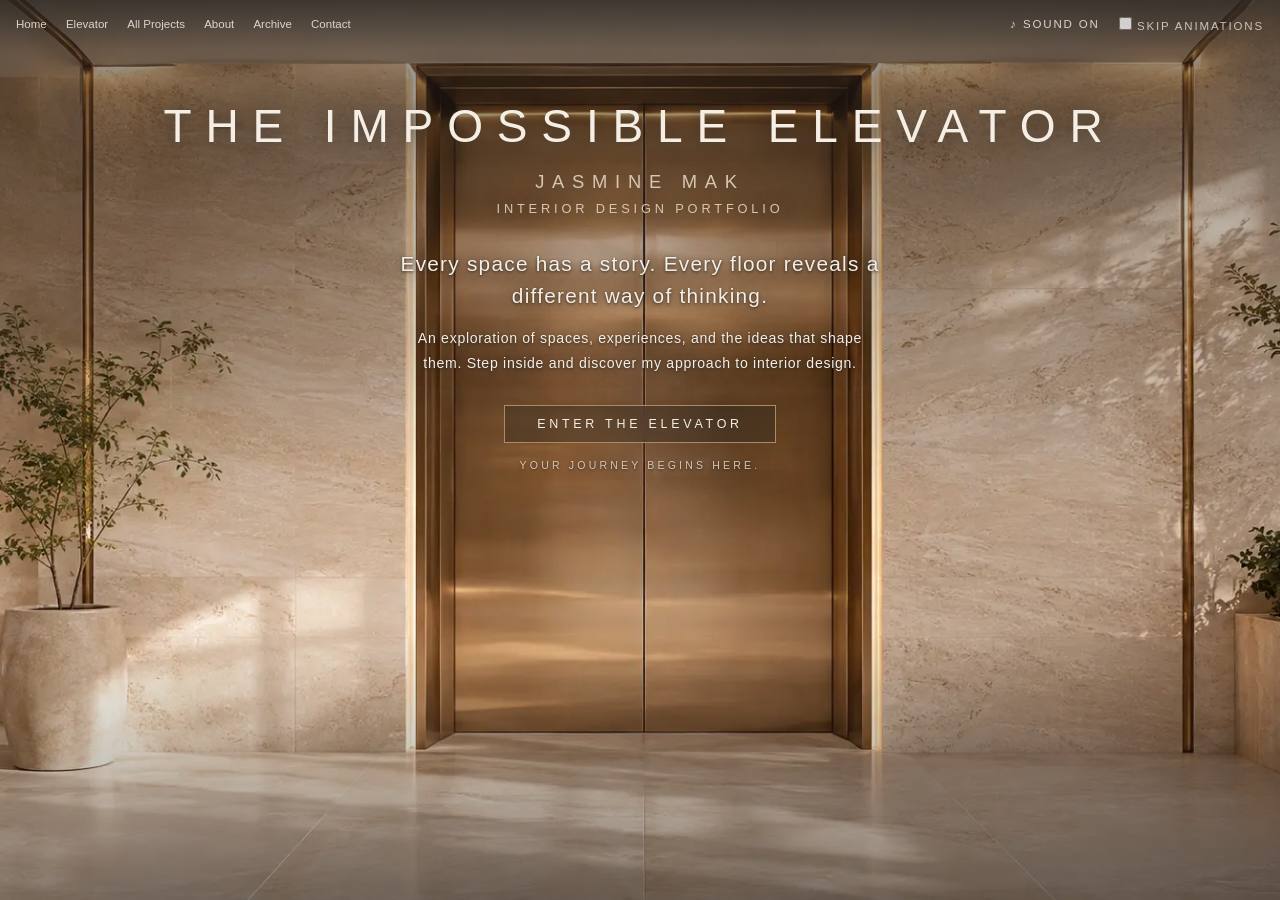
<file: index.html>
<!DOCTYPE html>
<html lang="en">
<head>
<meta charset="utf-8">
<meta name="viewport" content="width=device-width, initial-scale=1">
<title>The Impossible Elevator | Jasmine Mak, Interior Design Portfolio</title>
<meta name="description" content="Interactive interior design portfolio of Jasmine Mak, Georgian College, graduating 2027.">
<link rel="stylesheet" href="css/style.css">
</head>
<body data-view="home">
<header class="nav">
  <nav aria-label="Main">
    <button data-nav="home">Home</button>
    <button data-nav="elevator">Elevator</button>
    <button data-nav="projects">All Projects</button>
    <button data-nav="about">About</button>
    <button data-nav="archive">Archive</button>
    <button data-nav="contact">Contact</button>
    <button id="musicBtn" class="music" aria-pressed="false">♪ Sound on</button>
    <label class="skip"><input type="checkbox" id="skipAnim"> Skip animations</label>
  </nav>
</header>

<main>
  <!-- ARRIVE -->
  <section id="home" class="scene on" aria-label="Arrival">
    <div class="stage"><img src="assets/images/homepage-lobby.webp" alt="Luxury lobby with a bronze elevator" data-ph></div>
    <div class="hero">
      <h1 style="--i:0">THE IMPOSSIBLE ELEVATOR</h1>
      <p class="name" style="--i:1">JASMINE MAK</p>
      <p class="role" style="--i:2">Interior Design Portfolio</p>
      <p class="intro" style="--i:3">Every space has a story. Every floor reveals a different way of thinking.</p>
      <p class="support" style="--i:4">An exploration of spaces, experiences, and the ideas that shape them. Step inside and discover my approach to interior design.</p>
      <button id="enter" class="btn" style="--i:5">ENTER THE ELEVATOR</button>
      <p class="begin" style="--i:6">Your journey begins here.</p>
    </div>
  </section>

  <!-- CHOOSE -->
  <section id="elevator" class="scene" aria-label="Elevator">
    <div class="stage" id="cab">
      <img class="base" src="assets/images/elevator-interior.webp" alt="Inside the elevator, doors closed" data-ph>
      <div class="opening"></div>
      <div class="door l"></div><div class="door r"></div>
      <div class="spill" aria-hidden="true"></div>
    </div>
    <div class="indicator" aria-live="polite"><span id="floorNum">L</span><small id="floorName">Lobby</small></div>
    <div class="panel" role="group" aria-label="Floor selection"></div>
    <p class="hint">Choose a floor</p>
  </section>

  <!-- REVEAL + STEP INSIDE -->
  <section id="gallery" class="scene" aria-label="Gallery">
    <div class="stage" id="galStage"></div>
    <div id="floorTag" class="floorTag"></div>
    <button id="back" class="btn back">↩ Return to Elevator</button>
    <div id="about" class="about" hidden></div>
    <div id="archive" class="archive" hidden></div>
  </section>
</main>

<!-- Project presentation -->
<div id="pres" class="overlay" role="dialog" aria-modal="true" aria-labelledby="pTitle" hidden>
  <button class="btn close" data-close>← Return to Gallery</button>
  <article class="pbody">
    <p class="cat" id="pCat"></p><h2 id="pTitle"></h2>
    <figure class="viewer">
      <button class="arrow prev" aria-label="Previous image">‹</button>
      <img id="pImg" alt="" tabindex="0" title="Click to enlarge">
      <button class="arrow next" aria-label="Next image">›</button>
      <figcaption><span id="pCap"></span> <span id="pCount"></span></figcaption>
    </figure>
    <div id="pThumbs" class="thumbs"></div>
    <div id="pText" class="text"></div>
  </article>
</div>

<!-- Presentation case study (Floor 2) -->
<div id="cs" class="overlay cs" role="dialog" aria-modal="true" aria-label="Project presentation" hidden></div>

<!-- Generic sheet (All Projects / Contact) -->
<div id="sheet" class="overlay" role="dialog" aria-modal="true" hidden>
  <button class="btn close" data-close>✕ Close</button>
  <div class="pbody" id="sheetBody"></div>
</div>

<!-- Design Archive viewer: enlarge, zoom, compare -->
<div id="av" class="overlay av" role="dialog" aria-modal="true" aria-labelledby="avTitle" hidden>
  <button class="btn close" data-close>← Back to the Archive</button>
  <div class="av-grid">
    <div class="av-main">
      <div id="avTools" class="av-tools"></div>
      <div id="avView" class="av-view">
        <img id="avImg" alt="">
        <div id="avSide" class="av-side" hidden></div>
      </div>
      <button class="av-arrow prev" aria-label="Previous image">‹</button>
      <button class="av-arrow next" aria-label="Next image">›</button>
      <p id="avCap" class="av-cap"></p>
      <div id="avThumbs" class="av-thumbs"></div>
    </div>
    <aside id="avInfo" class="av-info"></aside>
  </div>
</div>

<!-- Lightbox -->
<div id="lb" class="overlay lb" role="dialog" aria-label="Enlarged image" hidden><img alt=""><button class="btn close" data-close>✕ Close</button></div>

<script src="data/projects.js"></script>
<script src="data/archive.js"></script>
<script src="data/case-lwb.js"></script>
<script src="js/script.js"></script>
<script src="js/archive.js"></script>
<script src="js/case.js"></script>
</body>
</html>
</file>
<file: css/style.css>
/* ===== The Impossible Elevator: styles =====
   Palette: ivory #F4EEE5, limestone #D7C6B2, bronze #AC8A66, taupe #695A4C, charcoal #292521 */
:root{
  --ivory:#F4EEE5;--lime:#D7C6B2;--bronze:#AC8A66;--taupe:#695A4C;--char:#292521;
  --font:"Century Gothic","URW Gothic","Avant Garde","Questrial",Futura,"Trebuchet MS",sans-serif;
  --dur:1s;
  /* Button positions on elevator-panel.webp (top to bottom). Adjust if alignment is off. */
  --b-x:49.7%;--b-d:13.8%;--y7:17.3%;--y6:29.2%;--y5:40.6%;--y4:52.4%;--y3:64.1%;--y2:75.8%;--y1:87.4%;
}
body.fast{--dur:.01s}
*{box-sizing:border-box;margin:0}
html,body{height:100%;background:var(--char);color:var(--ivory);font-family:var(--font);overflow:hidden}
button{font:inherit;color:inherit;cursor:pointer;background:none;border:0}
:focus-visible{outline:2px solid var(--ivory);outline-offset:3px}
.nav{position:fixed;top:0;left:0;right:0;z-index:50;padding:.8rem 1rem;background:linear-gradient(rgba(41,37,33,.65),transparent)}
.nav nav{display:flex;flex-wrap:wrap;gap:.2rem 1.2rem;align-items:center;font-size:.72rem;letter-spacing:.16em;text-transform:uppercase}
.nav button{padding:.35rem 0;opacity:.85;border-bottom:1px solid transparent}
.nav button:hover{opacity:1;border-color:var(--bronze)}
.skip{opacity:.75;cursor:pointer}.music{opacity:.85;letter-spacing:.16em;text-transform:uppercase;margin-left:auto}.music:hover{opacity:1}.nav .skip{margin-left:0}
.scene{position:fixed;inset:0;opacity:0;visibility:hidden;transition:opacity var(--dur) ease,visibility var(--dur)}
.scene.on{opacity:1;visibility:visible}
/* Stage = 16:9 box that covers the screen, centred, so image proportions are never distorted */
.stage{position:absolute;left:50%;top:50%;width:max(100vw,177.78vh);height:max(56.25vw,100vh);transform:translate(-50%,-50%);transition:transform var(--dur) ease-in-out,filter var(--dur)}
.stage>img,.stage .bg{position:absolute;inset:0;width:100%;height:100%;object-fit:cover}
@media (max-aspect-ratio:1/1){.stage{width:100vw;height:56.25vw}.scene{background:var(--char)}}
img.missing{background:var(--taupe);color:var(--ivory);display:grid;place-items:center;font-size:0}
.ph{position:absolute;inset:0;display:grid;place-items:center;background:var(--taupe);letter-spacing:.2em;font-size:.8rem;text-transform:uppercase}
/* Home: warm ivory / champagne-bronze type, slow staggered reveal (delay = --i) */
.hero{position:absolute;inset:0;display:flex;flex-direction:column;align-items:center;justify-content:flex-start;padding:11vh 1.2rem 0;text-align:center;text-shadow:0 1px 18px rgba(41,37,33,.7);transition:opacity .7s}
.hero::before{content:"";position:absolute;inset:0;z-index:0;pointer-events:none;background:linear-gradient(rgba(41,37,33,.55),rgba(41,37,33,0) 55%),linear-gradient(0deg,rgba(41,37,33,.5),transparent 30%)}
.hero>*{position:relative;opacity:0;animation:rise 1.6s cubic-bezier(.2,.7,.2,1) calc(.35s + var(--i,0) * .32s) both}
.hero h1{font-weight:400;font-size:clamp(1.3rem,3.6vw,3rem);letter-spacing:.3em}
.hero p{margin-top:.9rem}
.hero .name{letter-spacing:.42em;font-size:clamp(.85rem,1.5vw,1.15rem);color:var(--lime);margin-top:1.1rem}
.hero .role{letter-spacing:.3em;text-transform:uppercase;font-size:clamp(.68rem,1vw,.82rem);color:var(--bronze);margin-top:.5rem}
.hero .intro{max-width:34rem;font-size:clamp(.95rem,1.7vw,1.3rem);letter-spacing:.06em;line-height:1.55;margin-top:2rem;color:var(--ivory)}
.hero .support{max-width:30rem;font-size:clamp(.78rem,1.1vw,.92rem);letter-spacing:.05em;line-height:1.75;color:var(--lime)}
.hero .btn{margin-top:1.8rem;border-color:var(--bronze);color:var(--ivory)}
.hero .btn:hover,.hero .btn:focus-visible{background:rgba(172,138,102,.88);border-color:var(--bronze);color:var(--char);letter-spacing:.34em;box-shadow:0 0 26px rgba(172,138,102,.35)}
.hero .btn{transition:background .5s,color .5s,letter-spacing .5s,box-shadow .5s}
.hero .begin{font-size:.66rem;letter-spacing:.3em;text-transform:uppercase;color:var(--lime);margin-top:1rem}
.hero.out{opacity:0}
body.fast .hero>*{animation:none;opacity:1}
@keyframes rise{from{opacity:0;transform:translateY(14px)}to{opacity:1;transform:none}}
@media (max-width:700px){.hero{padding-top:12vh}.hero h1{letter-spacing:.2em}.hero .intro{margin-top:1.4rem}}
.btn{border:1px solid var(--ivory);padding:.7rem 2rem;letter-spacing:.3em;font-size:.78rem;background:rgba(41,37,33,.35);backdrop-filter:blur(4px);transition:background .3s,color .3s}
.btn:hover{background:var(--ivory);color:var(--char)}
/* Elevator doors: two clipped slices of the SAME image, so doors slide without warping.
   Door opening measured on elevator-interior.webp: x 33.1–66.9%, y 13.8–89.3%. */
.opening,.door{position:absolute;inset:0;background-size:cover;background-position:center}
.opening{clip-path:inset(13.8% 33.1% 10.7% 33.1%);opacity:0}
.door{background-image:url(../assets/images/elevator-interior.webp);transition:transform 1.3s cubic-bezier(.65,0,.35,1)}
.door.l{clip-path:inset(13.8% 50% 10.7% 33.1%)}
.door.r{clip-path:inset(13.8% 33.1% 10.7% 50%)}
#elevator.open .opening{opacity:1}
#elevator.open .door.l{transform:translateX(-17%)}
#elevator.open .door.r{transform:translateX(17%)}
#elevator.moving .stage{animation:hum 1.6s ease-in-out}
@keyframes hum{0%,100%{transform:translate(-50%,-50%)}30%{transform:translate(-50%,calc(-50% + 3px));filter:brightness(.92)}60%{transform:translate(-50%,calc(-50% - 2px))}}
#elevator.enter .stage{transform:translate(-50%,-50%) scale(2.4)}
#elevator.enter .indicator,#elevator.enter .panel,#elevator.enter .hint{opacity:0}
.indicator{position:absolute;top:8%;left:50%;transform:translateX(-50%);min-width:4.5rem;text-align:center;padding:.3rem .9rem;background:var(--char);border:1px solid var(--bronze);color:var(--bronze);font-size:1.5rem;letter-spacing:.2em;box-shadow:0 0 14px rgba(172,138,102,.35)}
.hint{position:absolute;bottom:1.2rem;left:0;right:0;text-align:center;font-size:.7rem;letter-spacing:.3em;text-transform:uppercase;opacity:.8}
/* Floor panel: elevator-panel.webp (1024×1536) with HTML buttons positioned by CSS variables */
.panel{position:absolute;right:2.5vw;top:50%;transform:translateY(-50%);height:min(72vh,900px);aspect-ratio:2/3;background:url(../assets/images/elevator-panel.webp) center/cover;border-radius:3px;box-shadow:0 10px 40px rgba(0,0,0,.45);transition:opacity .6s}
.fb{position:absolute;left:var(--b-x);width:var(--b-d);aspect-ratio:1;transform:translate(-50%,-50%);border-radius:50%;display:grid;place-items:center;font-size:clamp(.8rem,1.5vh,1.1rem);color:#4a3a2b;font-weight:700;transition:box-shadow .3s,background .3s,transform .12s}
.fb:hover,.fb:focus-visible{background:radial-gradient(circle,rgba(255,226,170,.55),transparent 70%);box-shadow:0 0 22px 6px rgba(255,214,150,.55)}
.fb:active{transform:translate(-50%,-50%) scale(.93)}
.fb.lit{background:radial-gradient(circle,rgba(255,236,190,.9),rgba(255,200,120,.35) 70%);box-shadow:0 0 28px 10px rgba(255,214,150,.8)}
.fb .tip{position:absolute;right:115%;white-space:nowrap;background:var(--char);color:var(--ivory);padding:.35rem .7rem;font-size:.7rem;font-weight:400;letter-spacing:.14em;text-transform:uppercase;opacity:0;pointer-events:none;transition:opacity .25s}
.fb:hover .tip,.fb:focus-visible .tip{opacity:1}
/* Gallery */
.hs{position:absolute;border:1px solid rgba(244,238,229,.45);border-radius:4px;transition:background .35s,border-color .35s}
.hs:hover,.hs:focus-visible{background:rgba(244,238,229,.16);border-color:var(--ivory)}
/* Always-visible project plaque, centred on each display */
.plaque{position:absolute;left:50%;top:50%;transform:translate(-50%,-50%);width:clamp(110px,9.5vw,190px);background:rgba(41,37,33,.9);color:var(--ivory);padding:.4rem .4rem .55rem;text-align:left;box-shadow:0 8px 24px rgba(0,0,0,.35);transition:transform .35s,box-shadow .35s;pointer-events:none}
.plaque img{display:block;width:100%;aspect-ratio:16/10;object-fit:cover;background:var(--taupe)}
.plaque b{display:block;font-weight:400;font-size:clamp(.6rem,.8vw,.8rem);letter-spacing:.14em;text-transform:uppercase;margin-top:.45rem}
.plaque small{display:block;font-size:clamp(.55rem,.65vw,.68rem);color:var(--lime);margin-top:.15rem}
.plaque em{display:block;font-style:normal;font-size:.6rem;letter-spacing:.2em;text-transform:uppercase;color:var(--bronze);margin-top:.3rem}
.hs:hover .plaque,.hs:focus-visible .plaque{transform:translate(-50%,-50%) scale(1.08);box-shadow:0 12px 34px rgba(0,0,0,.5)}
.floorTag{position:fixed;left:1rem;top:3.4rem;z-index:20;background:rgba(41,37,33,.85);padding:.7rem 1.1rem;letter-spacing:.2em;text-transform:uppercase;font-size:.78rem}
.floorTag small{display:block;margin-top:.3rem;font-size:.62rem;color:var(--lime);letter-spacing:.14em}
.scene.rev .stage{animation:reveal 1.4s ease both}
@keyframes reveal{from{opacity:0;transform:translate(-50%,-50%) scale(1.08)}to{opacity:1;transform:translate(-50%,-50%)}}
.back{position:fixed;left:1rem;bottom:1rem;z-index:20}
.about{position:fixed;right:3vw;top:9vh;bottom:9vh;width:min(520px,92vw);overflow:auto;background:rgba(244,238,229,.94);color:var(--char);padding:2rem;line-height:1.6;font-size:.92rem}
.about[hidden]{display:none}
/* Portrait hangs inside the blank left frame of about-studio.webp (positions are % of the image; adjust if needed) */
.portrait{position:absolute;left:16.9%;top:24%;width:15.2%;height:42.8%;animation:rise 1.2s .4s both}
.portrait img{display:block;width:100%;height:100%;object-fit:cover;object-position:50% 18%;clip-path:polygon(0 0,100% 14%,100% 97%,1% 100%)}
.portrait figcaption{position:absolute;left:0;top:104%;color:var(--char);letter-spacing:.22em;text-transform:uppercase;font-size:clamp(.6rem,.9vw,.85rem);white-space:nowrap}
.portrait small{display:block;margin-top:.3rem;font-size:.75em;letter-spacing:.12em;color:var(--taupe)}
.about .me{display:none}.about .me{float:right;width:130px;height:auto;margin:0 0 1rem 1rem;object-fit:cover;border:1px solid var(--bronze)}.about h2{font-weight:400;letter-spacing:.2em;font-size:1.3rem}.about h3{margin:1.3rem 0 .4rem;font-size:.75rem;letter-spacing:.22em;text-transform:uppercase;color:var(--taupe)}
.about ul{columns:2;padding-left:1rem}.about a.btn{display:inline-block;margin:.4rem .4rem 0 0;color:var(--char);border-color:var(--char);text-decoration:none}.about a.btn:hover{color:var(--ivory);background:var(--char)}
/* Overlays: editorial project presentation */
.overlay{position:fixed;inset:0;z-index:100;background:var(--ivory);color:var(--char);overflow:auto;animation:fade .5s both}
.overlay[hidden]{display:none}
@keyframes fade{from{opacity:0;transform:translateY(16px)}to{opacity:1;transform:none}}
.close{position:fixed;top:1rem;right:1rem;z-index:5;color:var(--char);border-color:var(--char);background:rgba(244,238,229,.85)}
.close:hover{background:var(--char);color:var(--ivory)}
.pbody{max-width:1180px;margin:0 auto;padding:5rem 1.5rem 4rem}
.cat{font-size:.75rem;letter-spacing:.3em;text-transform:uppercase;color:var(--bronze)}
.pbody h2{font-weight:400;font-size:clamp(2rem,6vw,4.5rem);letter-spacing:.06em;margin:.4rem 0 2rem}
.viewer{position:relative;background:var(--lime)}
.viewer img{display:block;width:100%;max-height:78vh;object-fit:contain;cursor:zoom-in;background:var(--lime)}
.viewer figcaption{padding:.7rem 0;font-size:.8rem;color:var(--taupe);display:flex;justify-content:space-between;background:var(--ivory)}
.arrow{position:absolute;top:45%;width:3rem;height:3rem;border-radius:50%;background:rgba(41,37,33,.7);color:var(--ivory);font-size:1.8rem;line-height:1}
.arrow:hover{background:var(--char)}.prev{left:.8rem}.next{right:.8rem}
.thumbs{display:flex;flex-wrap:wrap;gap:.5rem;margin:.6rem 0 0;align-items:center}
.thumbs h4{width:100%;font-weight:400;font-size:.7rem;letter-spacing:.22em;text-transform:uppercase;color:var(--taupe);margin-top:.8rem}
.thumbs button{width:84px;height:56px;opacity:.55;border:1px solid transparent}.thumbs button.on,.thumbs button:hover{opacity:1;border-color:var(--char)}
.thumbs img{width:100%;height:100%;object-fit:cover}
.text{display:grid;grid-template-columns:repeat(auto-fit,minmax(260px,1fr));gap:2.5rem 4rem;margin-top:4rem}
.text h3{font-weight:400;font-size:.75rem;letter-spacing:.28em;text-transform:uppercase;color:var(--taupe);border-top:1px solid var(--bronze);padding-top:.8rem;margin-bottom:.7rem}
.text p{line-height:1.8;font-size:.98rem}
.text .wide{grid-column:1/-1;font-size:1.25rem}
.cards{display:grid;grid-template-columns:repeat(auto-fill,minmax(240px,1fr));gap:1.5rem}
.card{text-align:left;color:var(--char)}.card img{width:100%;aspect-ratio:4/3;object-fit:cover;display:block;transition:transform .5s}.card:hover img{transform:scale(1.03)}.card div{overflow:hidden}
.card b{display:block;font-weight:400;letter-spacing:.12em;margin-top:.5rem}.card small{color:var(--taupe)}
.lb{background:rgba(41,37,33,.96);display:grid;place-items:center}.lb img{max-width:96vw;max-height:94vh;object-fit:contain}
.lb .close{color:var(--ivory);border-color:var(--ivory);background:transparent}
/* Phones: panel becomes a bottom row of six CSS bronze buttons */
@media (max-width:700px){
  .panel{right:0;left:0;top:auto;bottom:3rem;transform:none;height:auto;aspect-ratio:auto;background:rgba(41,37,33,.7);display:flex;justify-content:center;gap:.6rem;padding:.7rem;border-radius:0}
  .fb{position:static;transform:none;width:3.2rem;background:radial-gradient(circle at 35% 30%,#d9b98f,#AC8A66 60%,#7a5f43)}
  .fb:active{transform:scale(.93)}.fb .tip{display:none}
  .indicator{top:12%}.portrait{display:none}.about .me{display:block}.plaque{width:92px}.plaque small,.plaque em{display:none}.nav .skip{margin-left:0}.about{top:10vh;bottom:5rem}.about ul{columns:1}
}
/* ===== Environmental storytelling: one building, different worlds =====
   Each floor keeps the same bronze/limestone DNA; only light, material expression and plaque style change.
   Themes are set from FLOORS[].theme in data/projects.js. */
.atm{position:absolute;inset:0;pointer-events:none;z-index:1}
.atm::before{content:"";position:absolute;inset:0;background:var(--glow,none),var(--vig,none)}
.atm::after{content:"";position:absolute;inset:0;background:var(--veil,transparent);opacity:0;animation:veil calc(var(--dur) * 1.8) ease-out both}   /* lights come up on arrival */
@keyframes veil{from{opacity:var(--veil-o,0)}to{opacity:0}}
.hs{z-index:2}
#gallery[data-theme] .bg{transition:filter 1s}
/* HOSPITALITY: dark oak, textured plaster, focused warm light, shadow */
#gallery[data-theme=hospitality]{--veil:#140c06;--veil-o:.8;--vig:radial-gradient(ellipse at 50% 58%,transparent 38%,rgba(22,12,5,.55) 100%);--glow:radial-gradient(ellipse 40% 30% at 50% 62%,rgba(255,176,96,.16),transparent 70%)}
#gallery[data-theme=hospitality] .bg{filter:contrast(1.06) saturate(1.05) brightness(.95)}
#gallery[data-theme=hospitality] .plaque{background:linear-gradient(180deg,#34241a,#1e140c);border-top:2px solid var(--bronze);box-shadow:0 0 38px rgba(255,170,90,.32),0 12px 28px rgba(0,0,0,.55)}
/* WORKPLACE: light oak, translucent glass, bright diffused daylight, suspended panels */
#gallery[data-theme=workplace]{--veil:#fffaf0;--veil-o:.75;--glow:linear-gradient(180deg,rgba(255,252,240,.24),transparent 50%)}
#gallery[data-theme=workplace] .bg{filter:brightness(1.04) saturate(1.02)}
#gallery[data-theme=workplace] .plaque{background:rgba(244,238,229,.55);backdrop-filter:blur(10px) saturate(1.2);-webkit-backdrop-filter:blur(10px) saturate(1.2);color:var(--char);border:1px solid rgba(255,255,255,.75);box-shadow:0 14px 34px rgba(105,90,76,.25)}
#gallery[data-theme=workplace] .plaque small{color:var(--taupe)}
#gallery[data-theme=workplace] .plaque em{color:#7a5f43}
#gallery[data-theme=workplace] .plaque::before{content:"";position:absolute;left:16%;right:16%;bottom:100%;height:70px;border-left:1px solid var(--bronze);border-right:1px solid var(--bronze)}
/* RESIDENTIAL: natural oak, linen, soft afternoon daylight, warm indirect light */
#gallery[data-theme=residential]{--veil:#f3e6d2;--veil-o:.55;--glow:radial-gradient(ellipse 60% 55% at 88% 12%,rgba(255,214,150,.24),transparent 60%);--vig:radial-gradient(ellipse at 50% 55%,transparent 55%,rgba(70,45,22,.2) 100%)}
#gallery[data-theme=residential] .bg{filter:sepia(.06) saturate(1.03)}
#gallery[data-theme=residential] .plaque{background:#efe5d4;color:var(--char);border-radius:6px;border-bottom:4px solid #a98660;box-shadow:0 10px 26px rgba(90,60,30,.28)}
#gallery[data-theme=residential] .plaque small{color:var(--taupe)}
#gallery[data-theme=residential] .plaque em{color:#8a6a47}
/* DESIGN ARCHIVE (Design Process floor): paper pin-ups, daylight plus focused studio light */
#gallery[data-theme=archive]{--veil:#efe6d8;--veil-o:.5;--glow:radial-gradient(ellipse 45% 35% at 50% 18%,rgba(255,236,200,.2),transparent 70%)}
#gallery[data-theme=archive] .hs:nth-of-type(odd){--r:-1.4deg}
#gallery[data-theme=archive] .hs:nth-of-type(even){--r:1.2deg}
#gallery[data-theme=archive] .plaque{transform:translate(-50%,-50%) rotate(var(--r,0deg));background:#f6f0e3 repeating-linear-gradient(0deg,rgba(105,90,76,.045) 0 2px,transparent 2px 4px);color:var(--char);box-shadow:0 8px 20px rgba(60,45,30,.35)}
#gallery[data-theme=archive] .hs:hover .plaque,#gallery[data-theme=archive] .hs:focus-visible .plaque{transform:translate(-50%,-50%) rotate(0deg) scale(1.08)}
#gallery[data-theme=archive] .plaque small{color:var(--taupe)}
#gallery[data-theme=archive] .plaque em{color:#8a6a47}
#gallery[data-theme=archive] .plaque::before{content:"";position:absolute;top:-6px;left:50%;width:11px;height:11px;margin-left:-5px;border-radius:50%;background:radial-gradient(circle at 35% 30%,#e2c49b,var(--bronze) 60%,#6f5438)}
/* OBJECTS & FURNITURE: gallery-lit plinths, bronze-edged labels */
#gallery[data-theme=objects]{--veil:#e9d9c0;--veil-o:.5;--glow:radial-gradient(ellipse 70% 40% at 50% 70%,rgba(255,205,140,.14),transparent 70%)}
#gallery[data-theme=objects] .plaque{background:rgba(244,238,229,.94);color:var(--char);border-top:3px solid var(--bronze)}
#gallery[data-theme=objects] .plaque small{color:var(--taupe)}
#gallery[data-theme=objects] .plaque em{color:#8a6a47}
/* ABOUT: soft, personal warmth */
#gallery[data-theme=about]{--veil:#f4eee5;--veil-o:.45;--glow:radial-gradient(ellipse 50% 45% at 25% 50%,rgba(255,220,170,.14),transparent 70%)}
/* Elevator: light from the destination spills into the cab as the doors open */
.spill{position:absolute;inset:0;pointer-events:none;opacity:0;transition:opacity 1.2s;background:radial-gradient(ellipse 34% 46% at 50% 52%,var(--spill,rgba(255,210,150,.35)),transparent 72%);mix-blend-mode:screen}
#elevator.open .spill{opacity:1}
#elevator[data-theme=hospitality]{--spill:rgba(255,160,80,.38)}
#elevator[data-theme=workplace]{--spill:rgba(255,252,235,.5)}
#elevator[data-theme=residential]{--spill:rgba(255,215,160,.4)}
#elevator[data-theme=archive]{--spill:rgba(255,240,215,.42)}
#elevator[data-theme=objects]{--spill:rgba(255,205,130,.38)}
.indicator small{display:block;font-size:.5rem;letter-spacing:.22em;text-transform:uppercase;margin-top:.15rem;color:var(--lime)}
@media (max-width:700px){#gallery[data-theme=workplace] .plaque::before{display:none}}
@media (prefers-reduced-motion:reduce){*,*::before,*::after{animation-duration:.01ms!important;transition-duration:.01ms!important}}

@media (prefers-reduced-motion:reduce){.hero>*{animation:none;opacity:1}}

/* ===== Floor 07: THE DESIGN ARCHIVE (architect's studio-gallery) =====
   One continuous explorable room: Entrance, then sections A to D. Lighting shifts with #gallery[data-sec]. */
.fb.extra{color:#4a3a2b}
#gallery[data-theme=studio] .atm::before{background:radial-gradient(70% 55% at 50% 0%,rgba(255,236,200,.22),transparent 70%),radial-gradient(60% 70% at 100% 40%,rgba(255,244,222,.18),transparent 70%),radial-gradient(120% 100% at 50% 50%,transparent 55%,rgba(41,37,33,.5))}
#gallery[data-theme=studio] .stage .bg{transform:scale(1.25) translateX(var(--pan,0));transition:transform 1s ease-out}
#gallery[data-theme=studio] .atm::after{transition:background 1.2s}
#gallery[data-sec=A] .atm::after{background:rgba(255,246,228,.10);opacity:1;animation:none}
#gallery[data-sec=B] .atm::after{background:rgba(120,140,160,.10);opacity:1;animation:none}
#gallery[data-sec=C] .atm::after{background:rgba(110,125,100,.12);opacity:1;animation:none}
#gallery[data-sec=D] .atm::after{background:rgba(190,150,100,.14);opacity:1;animation:none}
.archive{position:absolute;inset:0;z-index:10}
.archive[hidden]{display:none}
.arc-track{position:absolute;inset:0;display:flex;overflow-x:auto;overflow-y:hidden;scroll-snap-type:x mandatory;scrollbar-width:none;outline:0}
.arc-track::-webkit-scrollbar{display:none}
.arc-sec{flex:0 0 100%;width:100%;height:100%;scroll-snap-align:start;overflow-y:auto;padding:5.2rem clamp(1rem,5vw,5rem) 5.5rem;display:flex;align-items:center;justify-content:center}
.arc-entrance{background:linear-gradient(90deg,rgba(41,37,33,.55),rgba(41,37,33,.15))}
.entrance{max-width:44rem;margin:0 auto}
.entrance .kicker{letter-spacing:.4em;font-size:.72rem;color:var(--bronze);text-transform:uppercase}
.entrance h2{font-weight:400;font-size:clamp(1.8rem,5vw,3.8rem);letter-spacing:.14em;margin:.6rem 0 1rem}
.entrance .lead{line-height:1.8;color:var(--lime);max-width:34rem}
.dirlist{margin-top:2rem;background:rgba(244,238,229,.92);color:var(--char);padding:1rem 1.2rem;box-shadow:0 12px 40px rgba(0,0,0,.35)}
.dirhead{font-size:.65rem;letter-spacing:.35em;text-transform:uppercase;color:var(--bronze);margin-bottom:.4rem}
.dir-item{display:grid;grid-template-columns:2rem 1fr auto;gap:.6rem;align-items:baseline;width:100%;text-align:left;padding:.6rem 0;border-top:1px solid rgba(41,37,33,.15);transition:padding .3s,background .3s}
.dir-item span{font-size:1.2rem;color:var(--bronze)}.dir-item b{font-weight:400;letter-spacing:.1em}.dir-item small{font-size:.7rem;color:var(--taupe)}
.dir-item:hover,.dir-item:focus-visible{padding-left:.6rem;background:rgba(172,138,102,.14)}
.wall{width:min(1180px,100%);background:rgba(244,238,229,.93);color:var(--char);padding:clamp(1rem,2.5vw,2.2rem);box-shadow:0 20px 60px rgba(0,0,0,.4);border-top:3px solid var(--bronze);max-height:100%;overflow:auto}
.wall header{display:flex;gap:1.2rem;align-items:center;margin-bottom:1.2rem}
.wall .letter{font-size:clamp(2.4rem,5vw,4rem);color:var(--bronze);line-height:1}
.wall h2{font-weight:400;letter-spacing:.1em;font-size:clamp(1.1rem,2.4vw,1.8rem)}
.wall header p{font-size:.85rem;line-height:1.6;color:var(--taupe);max-width:40rem;margin-top:.3rem}
.wall .grid{display:grid;grid-template-columns:repeat(auto-fill,minmax(220px,1fr));gap:1rem}
.k-study .grid{grid-template-columns:repeat(auto-fill,minmax(200px,1fr))}
.study-note{font-size:.85rem;line-height:1.7;margin:0 0 1rem;max-width:56rem}.study-link{margin-top:1rem}
.wall .btn,.av-info .btn{color:var(--char);border-color:var(--char);background:transparent;display:inline-block;text-decoration:none}
.wall .btn:hover,.av-info .btn:hover{background:var(--char);color:var(--ivory)}
.ex{display:flex;flex-direction:column;text-align:left;background:#fffdf9;padding:.6rem;border:1px solid rgba(41,37,33,.12);box-shadow:0 6px 18px rgba(41,37,33,.14);transition:transform .35s,box-shadow .35s,border-color .35s}
.ex:hover,.ex:focus-visible{transform:translateY(-4px);box-shadow:0 14px 28px rgba(41,37,33,.22);border-color:var(--bronze)}
.ex img{display:block;width:100%;height:100%;object-fit:cover;background:var(--lime)}
.ex .pair,.ex .sheet{position:relative;display:grid;gap:3px;background:var(--lime)}
.ex .pair{grid-template-columns:1fr 1fr;aspect-ratio:3/2}.ex .sheet{aspect-ratio:4/3}.ex-sheet img,.ex-folio img{object-fit:contain;background:#fff}
.ex .pin{position:absolute;top:-.3rem;left:50%;width:.7rem;height:.7rem;border-radius:50%;background:var(--bronze);box-shadow:0 2px 3px rgba(0,0,0,.4)}
.ex b{font-weight:400;letter-spacing:.08em;font-size:.85rem;margin-top:.55rem}.ex small{font-size:.7rem;color:var(--taupe);margin-top:.15rem;line-height:1.4}
.ex em,.ex i{font-style:normal;font-size:.6rem;letter-spacing:.2em;text-transform:uppercase;color:var(--bronze);margin-top:.4rem}
.ex .tb{display:flex;flex-direction:column}.ex-folio p{font-size:.72rem;line-height:1.5;margin-top:.35rem;color:var(--char);display:-webkit-box;-webkit-line-clamp:3;-webkit-box-orient:vertical;overflow:hidden}
.wall footer{display:flex;justify-content:space-between;margin-top:1.2rem;font-size:.7rem;letter-spacing:.2em;text-transform:uppercase}.more{color:var(--bronze)}.more:hover{text-decoration:underline}
.arc-bar{position:absolute;left:50%;bottom:1rem;transform:translateX(-50%);display:flex;gap:.2rem;background:rgba(41,37,33,.88);padding:.35rem;z-index:3;font-size:.68rem;letter-spacing:.14em;text-transform:uppercase;max-width:94vw}
.arc-bar button{padding:.45rem .8rem;opacity:.75}.arc-bar button.on{background:var(--bronze);color:var(--char);opacity:1}.arc-bar button:hover{opacity:1}.arc-bar span{display:inline}
.arc-arrow{position:absolute;top:50%;transform:translateY(-50%);z-index:3;width:2.6rem;height:4rem;background:rgba(41,37,33,.7);font-size:2rem}.arc-arrow:hover{background:var(--bronze);color:var(--char)}
.arc-arrow.prev{left:0}.arc-arrow.next{right:0}.arc-arrow[hidden]{display:none}
.arc-card{height:100%;display:grid;place-items:center;font-size:2.5rem;color:var(--bronze);background:var(--lime);aspect-ratio:16/10}
/* Viewer */
.av .av-grid{display:grid;grid-template-columns:minmax(0,1fr) 22rem;gap:1.5rem;padding:4.5rem 1.5rem 2rem;min-height:100%}
.av-main{position:relative;display:flex;flex-direction:column;gap:.7rem}
.av-tools{display:flex;gap:1rem;flex-wrap:wrap}.av-tools button{border:1px solid var(--char);padding:.35rem .8rem;font-size:.7rem;letter-spacing:.14em;text-transform:uppercase}.av-tools button.on,.av-tools button:hover{background:var(--char);color:var(--ivory)}
.av-tools [role=group]{display:flex;gap:.3rem}.av-tools [hidden]{display:none}
.av-view{position:relative;height:min(68vh,760px);overflow:auto;background:#e9e1d4;display:flex;border:1px solid rgba(41,37,33,.15)}
.av-view img{margin:auto;max-width:none;display:block;flex:none;cursor:zoom-in;background:#fff}.av-view.zoomed img{cursor:grab}.av-view.grab img{cursor:grabbing}
.av-view.is-side{display:block}
.av-side{display:grid;grid-template-columns:1fr 1fr;gap:1rem;padding:1rem}.av-side[hidden]{display:none}
.av-side figure button{display:block;width:100%}.av-side img{width:100%;max-width:100%;cursor:zoom-in;margin:0}
.av-side figcaption{font-size:.7rem;letter-spacing:.2em;text-transform:uppercase;color:var(--bronze);margin-top:.4rem}
.av-cap{font-size:.78rem;letter-spacing:.06em}.av-cap span{color:var(--taupe);margin-left:.6rem}
.av-arrow{position:absolute;top:min(34vh,380px);transform:translateY(-50%);width:2.6rem;height:3.6rem;background:rgba(41,37,33,.75);color:var(--ivory);font-size:1.8rem;z-index:2}.av-arrow.prev{left:.5rem}.av-arrow.next{right:.5rem}.av-arrow[hidden]{display:none}
.av-thumbs{display:flex;flex-wrap:wrap;gap:.4rem}.av-thumbs[hidden]{display:none}.av-thumbs h4{flex:0 0 100%;font-size:.65rem;letter-spacing:.25em;text-transform:uppercase;color:var(--bronze);font-weight:400;margin-top:.4rem}
.av-thumbs button{width:4.6rem;aspect-ratio:4/3;border:2px solid transparent;opacity:.7}.av-thumbs button.on{border-color:var(--bronze);opacity:1}.av-thumbs img{width:100%;height:100%;object-fit:cover}
.av-info{line-height:1.7;font-size:.88rem}.av-info h2{font-weight:400;letter-spacing:.05em;font-size:1.5rem;margin:.3rem 0}.av-info h3{font-size:.7rem;letter-spacing:.25em;text-transform:uppercase;color:var(--bronze);font-weight:400;margin:1.2rem 0 .3rem}
.av-info .sub,.av-info .med{color:var(--taupe)}.av-info ul{padding-left:1.1rem}.av-info blockquote{border-left:2px solid var(--bronze);padding-left:.9rem;font-style:italic}
@media (max-width:900px){.av .av-grid{grid-template-columns:1fr}.av-view{height:56vh}}
@media (max-width:700px){
  .arc-sec{padding:4.4rem .6rem 5rem;align-items:flex-start}.arc-arrow{display:none}.arc-bar span{display:none}.arc-bar button{padding:.5rem .7rem}
  .wall .grid{grid-template-columns:1fr 1fr}.wall header{flex-direction:column;align-items:flex-start;gap:.3rem}.av-side{grid-template-columns:1fr}.floorTag{display:none}.back{bottom:3.6rem}
  .panel{flex-wrap:wrap}}
@media (prefers-reduced-motion:reduce){.arc-track{scroll-behavior:auto}#gallery[data-theme=studio] .stage .bg{transition:none}.ex{transition:none}}
/* polish */
.hero .role{color:var(--lime);opacity:.95}
.hero .support,.hero .intro,.hero .begin{text-shadow:0 1px 3px rgba(41,37,33,.85),0 0 22px rgba(41,37,33,.65)}
.hero .support{color:var(--ivory)}
#gallery[data-theme=studio] .floorTag{display:none}
.k-sketch .grid{grid-template-columns:repeat(auto-fill,minmax(185px,1fr))}
@media (max-width:700px){.k-sketch .grid{grid-template-columns:1fr 1fr}}
.ex .sheet{overflow:hidden}.ex .sheet img{position:absolute;inset:0}
.ex-sheet .sheet img,.ex-folio .sheet img{padding:2px}

/* ===== Presentation case study (Floor 2: Living Without Barriers) ===== */
.cs{background:var(--ivory);color:var(--char);overflow:hidden}
.cs-top{position:absolute;top:1rem;right:1rem;left:1rem;z-index:6;display:flex;justify-content:space-between;gap:.6rem;flex-wrap:wrap;pointer-events:none}
.cs-top .close{position:static;pointer-events:auto;background:rgba(244,238,229,.9)}
.cs-nav{position:absolute;top:4.2rem;left:0;right:0;z-index:5;display:flex;gap:.2rem;overflow-x:auto;padding:.4rem 1rem;background:rgba(244,238,229,.94);border-bottom:1px solid rgba(41,37,33,.12);font-size:.66rem;letter-spacing:.16em;text-transform:uppercase;scrollbar-width:none}
.cs-nav::-webkit-scrollbar{display:none}
.cs-nav button{padding:.4rem .75rem;white-space:nowrap;opacity:.65;border-bottom:2px solid transparent}.cs-nav button:hover{opacity:1}.cs-nav button.on{opacity:1;border-color:var(--bronze);color:var(--char)}
.cs-scroll{position:absolute;inset:0;overflow-y:auto;scroll-behavior:smooth;padding-bottom:3rem}
.cs-hero{position:relative;height:min(92vh,860px);background:var(--char);opacity:1}
.cs-hero .cs-fig.hero{position:absolute;inset:0;margin:0;min-height:0}.cs-hero .cs-fig.hero button{display:block;width:100%;height:100%;cursor:zoom-in}
.cs-hero .cs-fig.hero img{width:100%;height:100%;object-fit:cover}.cs-hero figcaption{display:none}
.cs-hero::after{content:"";position:absolute;inset:0;background:linear-gradient(0deg,rgba(41,37,33,.78),rgba(41,37,33,.1) 55%,rgba(41,37,33,.35));pointer-events:none}
.cs-title{position:absolute;left:clamp(1rem,6vw,6rem);right:1rem;bottom:clamp(1.5rem,6vh,4rem);z-index:2;color:var(--ivory);text-shadow:0 2px 18px rgba(0,0,0,.5);pointer-events:none}
.cs-title .cat{color:var(--lime)}.cs-title h1{font-weight:400;font-size:clamp(1.8rem,6vw,5rem);letter-spacing:.1em;margin:.5rem 0}
.cs-title .sub{font-size:clamp(.9rem,1.6vw,1.25rem);letter-spacing:.06em;max-width:40rem;line-height:1.5}.cs-title .meta{margin-top:1rem;font-size:.75rem;letter-spacing:.2em;text-transform:uppercase;color:var(--lime)}
.cs-sec{max-width:1180px;margin:0 auto;padding:clamp(2.5rem,7vw,5.5rem) clamp(1rem,4vw,2rem) 0}
.cs-sec header{display:flex;align-items:baseline;gap:1rem;margin-bottom:1.4rem;border-bottom:1px solid rgba(41,37,33,.15);padding-bottom:.8rem}
.cs-n{color:var(--bronze);font-size:.8rem;letter-spacing:.3em}.cs-sec h2{font-weight:400;letter-spacing:.08em;font-size:clamp(1.3rem,3vw,2.2rem)}
.cs-intro p{max-width:46rem;line-height:1.85;margin-bottom:1rem;font-size:1rem}
.cs-fig{position:relative;margin:0;min-height:14rem;background:var(--lime)}
.cs-fig button{display:block;width:100%;cursor:zoom-in}.cs-fig img{display:block;width:100%;height:auto;background:#fff}
.cs-fig img.missing{min-height:14rem}
.cs-fig figcaption{font-size:.68rem;letter-spacing:.2em;text-transform:uppercase;color:var(--taupe);padding:.5rem 0 0}
.cs-fig.full img,.cs-fig.big img{box-shadow:0 14px 40px rgba(41,37,33,.18)}
.cs-split{display:grid;grid-template-columns:minmax(0,1.6fr) minmax(0,1fr);gap:clamp(1rem,3vw,2.5rem);align-items:center}.cs-split.flip{grid-template-columns:minmax(0,1fr) minmax(0,1.6fr)}.cs-split.flip .cs-fig{order:2}
.cs-copy{line-height:1.7}.cs-copy.row{margin-top:1.4rem}.cs-lead{font-size:.8rem;letter-spacing:.14em;text-transform:uppercase;color:var(--bronze);margin-bottom:.8rem}
.cs-list{list-style:none;padding:0;display:grid;gap:.1rem 2rem}.cs-copy.row .cs-list{grid-template-columns:repeat(auto-fit,minmax(15rem,1fr))}
.cs-list li{padding:.55rem 0 .55rem 1.1rem;border-bottom:1px solid rgba(41,37,33,.12);position:relative;font-size:.92rem}.cs-list li::before{content:"";position:absolute;left:0;top:1.05rem;width:.45rem;height:1px;background:var(--bronze)}
.cs-chips{display:flex;flex-wrap:wrap;gap:.5rem}.cs-chips span{border:1px solid var(--bronze);padding:.45rem .9rem;font-size:.75rem;letter-spacing:.14em;text-transform:uppercase}
.cs-car .cs-stage{position:relative}.cs-car .slide{display:none}.cs-car .slide.on{display:block;animation:fade .6s both}
.cs-arrow{position:absolute;top:calc(50% - 1.8rem);width:2.6rem;height:3.6rem;background:rgba(41,37,33,.75);color:var(--ivory);font-size:1.8rem;z-index:2}.cs-arrow.prev{left:.6rem}.cs-arrow.next{right:.6rem}.cs-arrow:hover{background:var(--bronze);color:var(--char)}
.cs-dots{display:flex;justify-content:center;gap:.6rem;margin-top:.8rem}.cs-dots button{width:.7rem;height:.7rem;border-radius:50%;border:1px solid var(--bronze)}.cs-dots button.on{background:var(--bronze)}
.cs-ref{max-width:46rem;font-size:clamp(1.05rem,1.8vw,1.35rem);line-height:1.8;border-left:2px solid var(--bronze);padding-left:1.4rem;font-style:italic}
.cs-foot{max-width:1180px;margin:0 auto;padding:clamp(2.5rem,6vw,4.5rem) clamp(1rem,4vw,2rem) 0;text-align:center}
.cs-cross{font-size:.85rem;letter-spacing:.08em;color:var(--taupe);border-bottom:1px solid var(--bronze);padding-bottom:.15rem}.cs-cross:hover{color:var(--char)}
.cs-foot .btn{margin:1.6rem .3rem 0;color:var(--char);border-color:var(--char);background:transparent}.cs-foot .btn:hover{background:var(--char);color:var(--ivory)}
.reveal{opacity:0;transform:translateY(18px);transition:opacity .9s ease,transform .9s ease}.reveal.in{opacity:1;transform:none}
body.fast .reveal{opacity:1;transform:none;transition:none}
@media (prefers-reduced-motion:reduce){.reveal{opacity:1;transform:none;transition:none}.cs-scroll{scroll-behavior:auto}.cs-car .slide.on{animation:none}}
@media (max-width:800px){.cs-split,.cs-split.flip{grid-template-columns:1fr}.cs-split.flip .cs-fig{order:0}.cs-hero{height:70vh}.cs-top .close{padding:.55rem 1rem;letter-spacing:.14em;font-size:.65rem}}
.cs-sec[id]{scroll-margin-top:7.5rem}
/* Centre-back display sits deeper in the room, so the same card is drawn slightly smaller (perspective) */
.hs[data-project="living-without-barriers"] .plaque{transform:translate(-50%,-50%) scale(.82)}
.hs[data-project="living-without-barriers"]:hover .plaque,.hs[data-project="living-without-barriers"]:focus-visible .plaque{transform:translate(-50%,-50%) scale(.9)}
/* hero is the presentation's own cover slide (title already on it), so the title block sits below */
.cs-hero{height:auto;background:var(--ivory);padding-top:7.5rem}.cs-hero::after{display:none}
.cs-hero .cs-fig.hero{position:relative;inset:auto;max-width:1180px;margin:0 auto;padding:0 clamp(1rem,4vw,2rem)}
.cs-hero .cs-fig.hero img{height:auto;object-fit:contain}
.cs-head{padding-bottom:0}.cs-head h1{font-weight:400;font-size:clamp(1.8rem,5vw,3.6rem);letter-spacing:.1em;margin:.4rem 0}.cs-head .sub{font-size:clamp(.95rem,1.5vw,1.15rem);max-width:40rem;line-height:1.5}.cs-head .meta{margin-top:.9rem;font-size:.72rem;letter-spacing:.2em;text-transform:uppercase;color:var(--taupe)}
.cs-hero .cs-fig.hero{background:none}
.av-info p{margin:.4rem 0 .6rem}.av-info .btn{margin-top:.4rem}
/* Portrait caption follows the wall's perspective: same baseline angle as the frame's lower edge */
.portrait figcaption{transform-origin:0 0;transform:skewY(-4.4deg) scaleX(.94);top:102.5%}
</file>
